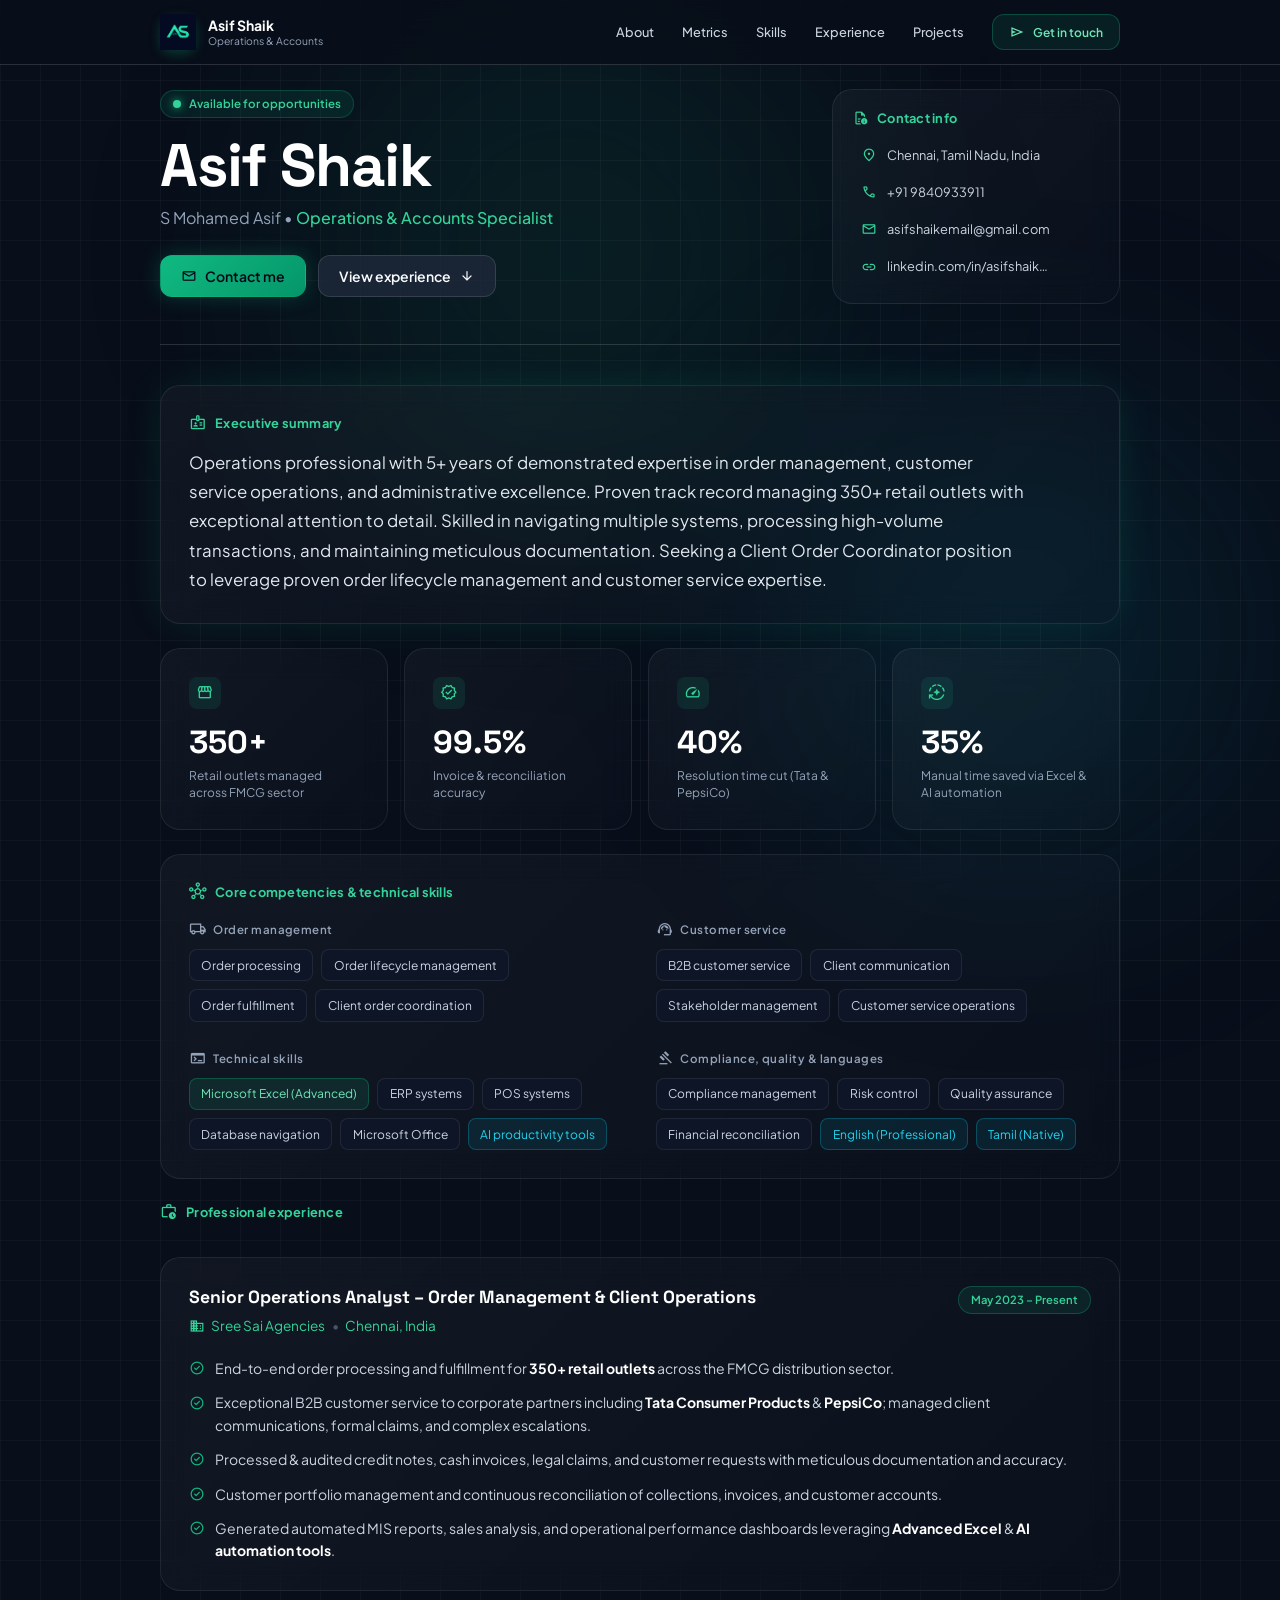
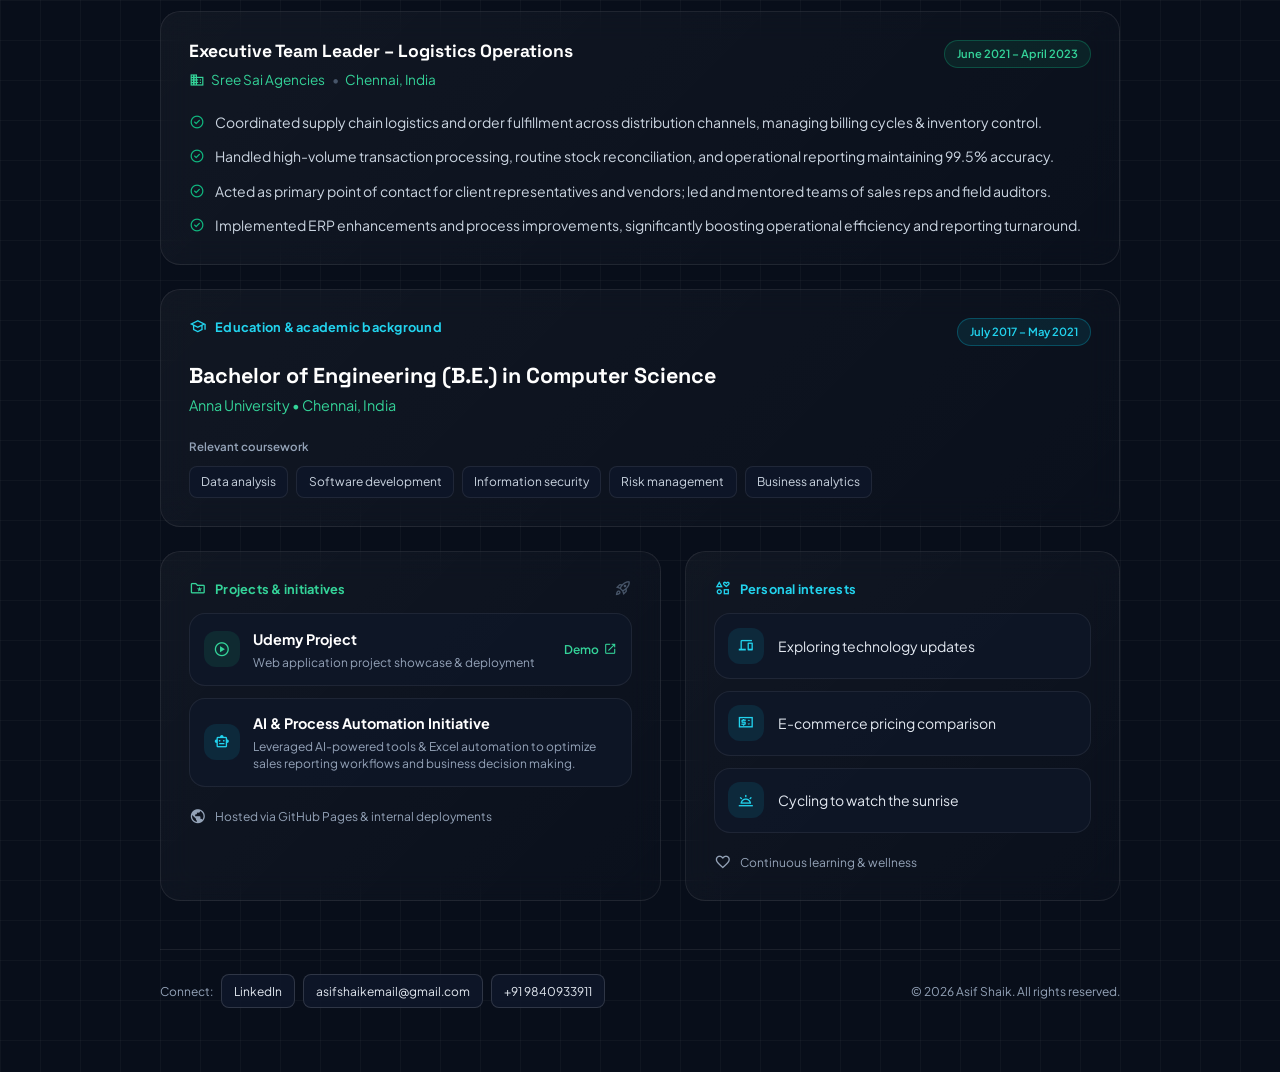
<file: index.html>
<!DOCTYPE html>
<html lang="en">
<head>
  <meta charset="utf-8">
  <meta name="viewport" content="width=device-width, initial-scale=1">
  <title>S Mohamed Asif (Asif Shaik) | Operations &amp; Accounts Specialist</title>
  <meta name="description" content="Operations professional with 5+ years of order management and customer service experience.">

  <link rel="preconnect" href="https://fonts.googleapis.com">
  <link rel="preconnect" href="https://fonts.gstatic.com" crossorigin>
  <link href="https://fonts.googleapis.com/css2?family=Plus+Jakarta+Sans:wght@400;500;600;700;800&family=Space+Grotesk:wght@500;600;700&display=swap" rel="stylesheet">
  <link href="https://fonts.googleapis.com/css2?family=Material+Symbols+Outlined:wght,FILL@100..700,0..1&display=swap" rel="stylesheet">
  <link rel="stylesheet" href="style.css">
</head>
<body>
  <a class="skip-link" href="#main">Skip to content</a>
  <div class="glow glow--emerald" aria-hidden="true"></div>
  <div class="glow glow--cyan" aria-hidden="true"></div>

  <!-- NAVBAR -->
  <nav class="navbar" aria-label="Main">
    <div class="navbar__inner container">
      <a class="brand" href="#top">
        <span class="brand__logo"><img src="AS.jpg" width: 80px;
  height: auto;
  object-fit: contain;></span>
        <span class="brand__text">
          <strong>Asif Shaik</strong>
          <small>Operations &amp; Accounts</small>
        </span>
      </a>

      <ul class="nav-links" id="nav-links">
        <li><a href="#about">About</a></li>
        <li><a href="#metrics">Metrics</a></li>
        <li><a href="#skills">Skills</a></li>
        <li><a href="#experience">Experience</a></li>
        <li><a href="#projects">Projects</a></li>
        <li class="nav-links__cta">
          <a class="btn btn--outline" href="contact.html">
            <span class="material-symbols-outlined" aria-hidden="true">send</span>Get in touch
          </a>
        </li>
      </ul>

      <button class="nav-toggle" id="nav-toggle" aria-expanded="false" aria-controls="nav-links" aria-label="Open menu">
        <span class="nav-toggle__bar"></span>
        <span class="nav-toggle__bar"></span>
        <span class="nav-toggle__bar"></span>
      </button>
    </div>
  </nav>

  <div class="container page" id="top">

    <!-- HERO -->
    <header class="hero">
      <div class="hero__main">
        <span class="status-pill"><span class="status-pill__dot"></span>Available for opportunities</span>
        <h1>Asif Shaik</h1>
        <p class="hero__sub">S Mohamed Asif &bull; <span>Operations &amp; Accounts Specialist</span></p>
        <div class="hero__actions">
          <a class="btn btn--primary" href="contact.html">
            <span class="material-symbols-outlined" aria-hidden="true">mail</span>Contact me
          </a>
          <a class="btn btn--secondary" href="#experience">
            View experience
            <span class="material-symbols-outlined" aria-hidden="true">arrow_downward</span>
          </a>
        </div>
      </div>

      <aside class="contact-card" aria-label="Contact information">
        <h2 class="card-title"><span class="material-symbols-outlined" aria-hidden="true">quick_reference</span>Contact info</h2>
        <ul>
          <li><span class="material-symbols-outlined" aria-hidden="true">location_on</span>Chennai, Tamil Nadu, India</li>
          <li><a href="tel:+919840933911"><span class="material-symbols-outlined" aria-hidden="true">call</span>+91 9840933911</a></li>
          <li><a href="mailto:asifshaikemail@gmail.com"><span class="material-symbols-outlined" aria-hidden="true">mail</span>asifshaikemail@gmail.com</a></li>
          <li><a href="https://www.linkedin.com/in/asif-shaik-4142a816b" target="_blank" rel="noopener noreferrer"><span class="material-symbols-outlined" aria-hidden="true">link</span>linkedin.com/in/asifshaik…</a></li>
        </ul>
      </aside>
    </header>

    <main id="main">

      <!-- SUMMARY -->
      <section class="card card--glow" id="about">
        <h2 class="card-title"><span class="material-symbols-outlined" aria-hidden="true">badge</span>Executive summary</h2>
        <p class="summary">
          Operations professional with 5+ years of demonstrated expertise in order management, customer service
          operations, and administrative excellence. Proven track record managing 350+ retail outlets with
          exceptional attention to detail. Skilled in navigating multiple systems, processing high-volume
          transactions, and maintaining meticulous documentation. Seeking a Client Order Coordinator position to
          leverage proven order lifecycle management and customer service expertise.
        </p>
      </section>

      <!-- METRICS -->
      <section class="metrics" id="metrics" aria-label="Key metrics">
        <a class="card metric" href="#experience">
          <span class="metric__icon"><span class="material-symbols-outlined" aria-hidden="true">storefront</span></span>
          <strong>350+</strong>
          <span>Retail outlets managed across FMCG sector</span>
        </a>
        <a class="card metric" href="#experience">
          <span class="metric__icon"><span class="material-symbols-outlined" aria-hidden="true">verified</span></span>
          <strong>99.5%</strong>
          <span>Invoice &amp; reconciliation accuracy</span>
        </a>
        <a class="card metric" href="#experience">
          <span class="metric__icon"><span class="material-symbols-outlined" aria-hidden="true">speed</span></span>
          <strong>40%</strong>
          <span>Resolution time cut (Tata &amp; PepsiCo)</span>
        </a>
        <a class="card metric" href="#experience">
          <span class="metric__icon"><span class="material-symbols-outlined" aria-hidden="true">auto_mode</span></span>
          <strong>35%</strong>
          <span>Manual time saved via Excel &amp; AI automation</span>
        </a>
      </section>

      <!-- SKILLS -->
      <section class="card" id="skills">
        <h2 class="card-title"><span class="material-symbols-outlined" aria-hidden="true">hub</span>Core competencies &amp; technical skills</h2>
        <div class="skills">
          <div class="skill-group">
            <h3><span class="material-symbols-outlined" aria-hidden="true">local_shipping</span>Order management</h3>
            <ul class="chips">
              <li tabindex="0">Order processing</li>
              <li tabindex="0">Order lifecycle management</li>
              <li tabindex="0">Order fulfillment</li>
              <li tabindex="0">Client order coordination</li>
            </ul>
          </div>
          <div class="skill-group">
            <h3><span class="material-symbols-outlined" aria-hidden="true">support_agent</span>Customer service</h3>
            <ul class="chips">
              <li tabindex="0">B2B customer service</li>
              <li tabindex="0">Client communication</li>
              <li tabindex="0">Stakeholder management</li>
              <li tabindex="0">Customer service operations</li>
            </ul>
          </div>
          <div class="skill-group">
            <h3><span class="material-symbols-outlined" aria-hidden="true">terminal</span>Technical skills</h3>
            <ul class="chips">
              <li class="chip--emerald" tabindex="0">Microsoft Excel (Advanced)</li>
              <li tabindex="0">ERP systems</li>
              <li tabindex="0">POS systems</li>
              <li tabindex="0">Database navigation</li>
              <li tabindex="0">Microsoft Office</li>
              <li class="chip--cyan" tabindex="0">AI productivity tools</li>
            </ul>
          </div>
          <div class="skill-group">
            <h3><span class="material-symbols-outlined" aria-hidden="true">gavel</span>Compliance, quality &amp; languages</h3>
            <ul class="chips">
              <li tabindex="0">Compliance management</li>
              <li tabindex="0">Risk control</li>
              <li tabindex="0">Quality assurance</li>
              <li tabindex="0">Financial reconciliation</li>
              <li class="chip--cyan" tabindex="0">English (Professional)</li>
              <li class="chip--cyan" tabindex="0">Tamil (Native)</li>
            </ul>
          </div>
        </div>
      </section>

      <!-- EXPERIENCE -->
      <section id="experience" class="stack">
        <h2 class="section-title"><span class="material-symbols-outlined" aria-hidden="true">work_history</span>Professional experience</h2>

        <article class="card job">
          <div class="job__head">
            <div>
              <h3>Senior Operations Analyst – Order Management &amp; Client Operations</h3>
              <p class="job__org"><span class="material-symbols-outlined" aria-hidden="true">business</span>Sree Sai Agencies <i>&bull;</i> Chennai, India</p>
            </div>
            <span class="date-pill">May 2023 – Present</span>
          </div>
          <ul class="ticks">
            <li><span class="material-symbols-outlined" aria-hidden="true">check_circle</span><span>End-to-end order processing and fulfillment for <strong>350+ retail outlets</strong> across the FMCG distribution sector.</span></li>
            <li><span class="material-symbols-outlined" aria-hidden="true">check_circle</span><span>Exceptional B2B customer service to corporate partners including <strong>Tata Consumer Products</strong> &amp; <strong>PepsiCo</strong>; managed client communications, formal claims, and complex escalations.</span></li>
            <li><span class="material-symbols-outlined" aria-hidden="true">check_circle</span><span>Processed &amp; audited credit notes, cash invoices, legal claims, and customer requests with meticulous documentation and accuracy.</span></li>
            <li><span class="material-symbols-outlined" aria-hidden="true">check_circle</span><span>Customer portfolio management and continuous reconciliation of collections, invoices, and customer accounts.</span></li>
            <li><span class="material-symbols-outlined" aria-hidden="true">check_circle</span><span>Generated automated MIS reports, sales analysis, and operational performance dashboards leveraging <strong>Advanced Excel</strong> &amp; <strong>AI automation tools</strong>.</span></li>
          </ul>
        </article>

        <article class="card job">
          <div class="job__head">
            <div>
              <h3>Executive Team Leader – Logistics Operations</h3>
              <p class="job__org"><span class="material-symbols-outlined" aria-hidden="true">business</span>Sree Sai Agencies <i>&bull;</i> Chennai, India</p>
            </div>
            <span class="date-pill">June 2021 – April 2023</span>
          </div>
          <ul class="ticks">
            <li><span class="material-symbols-outlined" aria-hidden="true">check_circle</span><span>Coordinated supply chain logistics and order fulfillment across distribution channels, managing billing cycles &amp; inventory control.</span></li>
            <li><span class="material-symbols-outlined" aria-hidden="true">check_circle</span><span>Handled high-volume transaction processing, routine stock reconciliation, and operational reporting maintaining 99.5% accuracy.</span></li>
            <li><span class="material-symbols-outlined" aria-hidden="true">check_circle</span><span>Acted as primary point of contact for client representatives and vendors; led and mentored teams of sales reps and field auditors.</span></li>
            <li><span class="material-symbols-outlined" aria-hidden="true">check_circle</span><span>Implemented ERP enhancements and process improvements, significantly boosting operational efficiency and reporting turnaround.</span></li>
          </ul>
        </article>
      </section>

      <!-- EDUCATION -->
      <section class="card">
        <div class="job__head">
          <h2 class="card-title card-title--cyan"><span class="material-symbols-outlined" aria-hidden="true">school</span>Education &amp; academic background</h2>
          <span class="date-pill date-pill--cyan">July 2017 – May 2021</span>
        </div>
        <h3 class="edu__degree">Bachelor of Engineering (B.E.) in Computer Science</h3>
        <p class="edu__school">Anna University &bull; Chennai, India</p>
        <p class="label">Relevant coursework</p>
        <ul class="chips">
          <li tabindex="0">Data analysis</li>
          <li tabindex="0">Software development</li>
          <li tabindex="0">Information security</li>
          <li tabindex="0">Risk management</li>
          <li tabindex="0">Business analytics</li>
        </ul>
      </section>

      <!-- PROJECTS + INTERESTS -->
      <div class="split" id="projects">
        <section class="card">
          <div class="split__head">
            <h2 class="card-title"><span class="material-symbols-outlined" aria-hidden="true">folder_special</span>Projects &amp; initiatives</h2>
            <span class="material-symbols-outlined split__deco" aria-hidden="true">rocket_launch</span>
          </div>
          <a class="tile tile--link" href="https://asifsheik.github.io/Udemy-project/" target="_blank" rel="noopener noreferrer">
            <span class="tile__icon"><span class="material-symbols-outlined" aria-hidden="true">play_circle</span></span>
            <span class="tile__text"><strong>Udemy Project</strong><small>Web application project showcase &amp; deployment</small></span>
            <span class="tile__demo">Demo <span class="material-symbols-outlined" aria-hidden="true">open_in_new</span></span>
          </a>
          <div class="tile">
            <span class="tile__icon tile__icon--cyan"><span class="material-symbols-outlined" aria-hidden="true">smart_toy</span></span>
            <span class="tile__text"><strong>AI &amp; Process Automation Initiative</strong><small>Leveraged AI-powered tools &amp; Excel automation to optimize sales reporting workflows and business decision making.</small></span>
          </div>
          <p class="note"><span class="material-symbols-outlined" aria-hidden="true">public</span>Hosted via GitHub Pages &amp; internal deployments</p>
        </section>

        <section class="card">
          <h2 class="card-title card-title--cyan"><span class="material-symbols-outlined" aria-hidden="true">interests</span>Personal interests</h2>
          <ul class="interests">
            <li class="tile" tabindex="0"><span class="tile__icon tile__icon--cyan"><span class="material-symbols-outlined" aria-hidden="true">devices</span></span>Exploring technology updates</li>
            <li class="tile" tabindex="0"><span class="tile__icon tile__icon--cyan"><span class="material-symbols-outlined" aria-hidden="true">price_change</span></span>E-commerce pricing comparison</li>
            <li class="tile" tabindex="0"><span class="tile__icon tile__icon--cyan"><span class="material-symbols-outlined" aria-hidden="true">wb_twilight</span></span>Cycling to watch the sunrise</li>
          </ul>
          <p class="note"><span class="material-symbols-outlined" aria-hidden="true">favorite</span>Continuous learning &amp; wellness</p>
        </section>
      </div>
    </main>

    <!-- FOOTER -->
    <footer class="footer" id="contact">
      <div class="footer__links">
        <span>Connect:</span>
        <a class="chip-link" href="https://www.linkedin.com/in/asif-shaik-4142a816b" target="_blank" rel="noopener noreferrer">LinkedIn</a>
        <a class="chip-link" href="mailto:asifshaikemail@gmail.com">asifshaikemail@gmail.com</a>
        <a class="chip-link" href="tel:+919840933911">+91 9840933911</a>
      </div>
      <p>&copy; 2026 Asif Shaik. All rights reserved.</p>
    </footer>
  </div>

  <script>
    // Responsive navbar: toggle the mobile menu
    (function () {
      var toggle = document.getElementById('nav-toggle');
      var menu = document.getElementById('nav-links');

      function setOpen(open) {
        toggle.setAttribute('aria-expanded', String(open));
        toggle.setAttribute('aria-label', open ? 'Close menu' : 'Open menu');
        menu.classList.toggle('is-open', open);
      }

      toggle.addEventListener('click', function () {
        setOpen(toggle.getAttribute('aria-expanded') !== 'true');
      });
      menu.addEventListener('click', function (e) {
        if (e.target.closest('a')) setOpen(false);
      });
      document.addEventListener('keydown', function (e) {
        if (e.key === 'Escape') { setOpen(false); toggle.focus(); }
      });
      window.addEventListener('resize', function () {
        if (window.innerWidth > 767) setOpen(false);
      });
    })();
  </script>
</body>
</html>
</file>
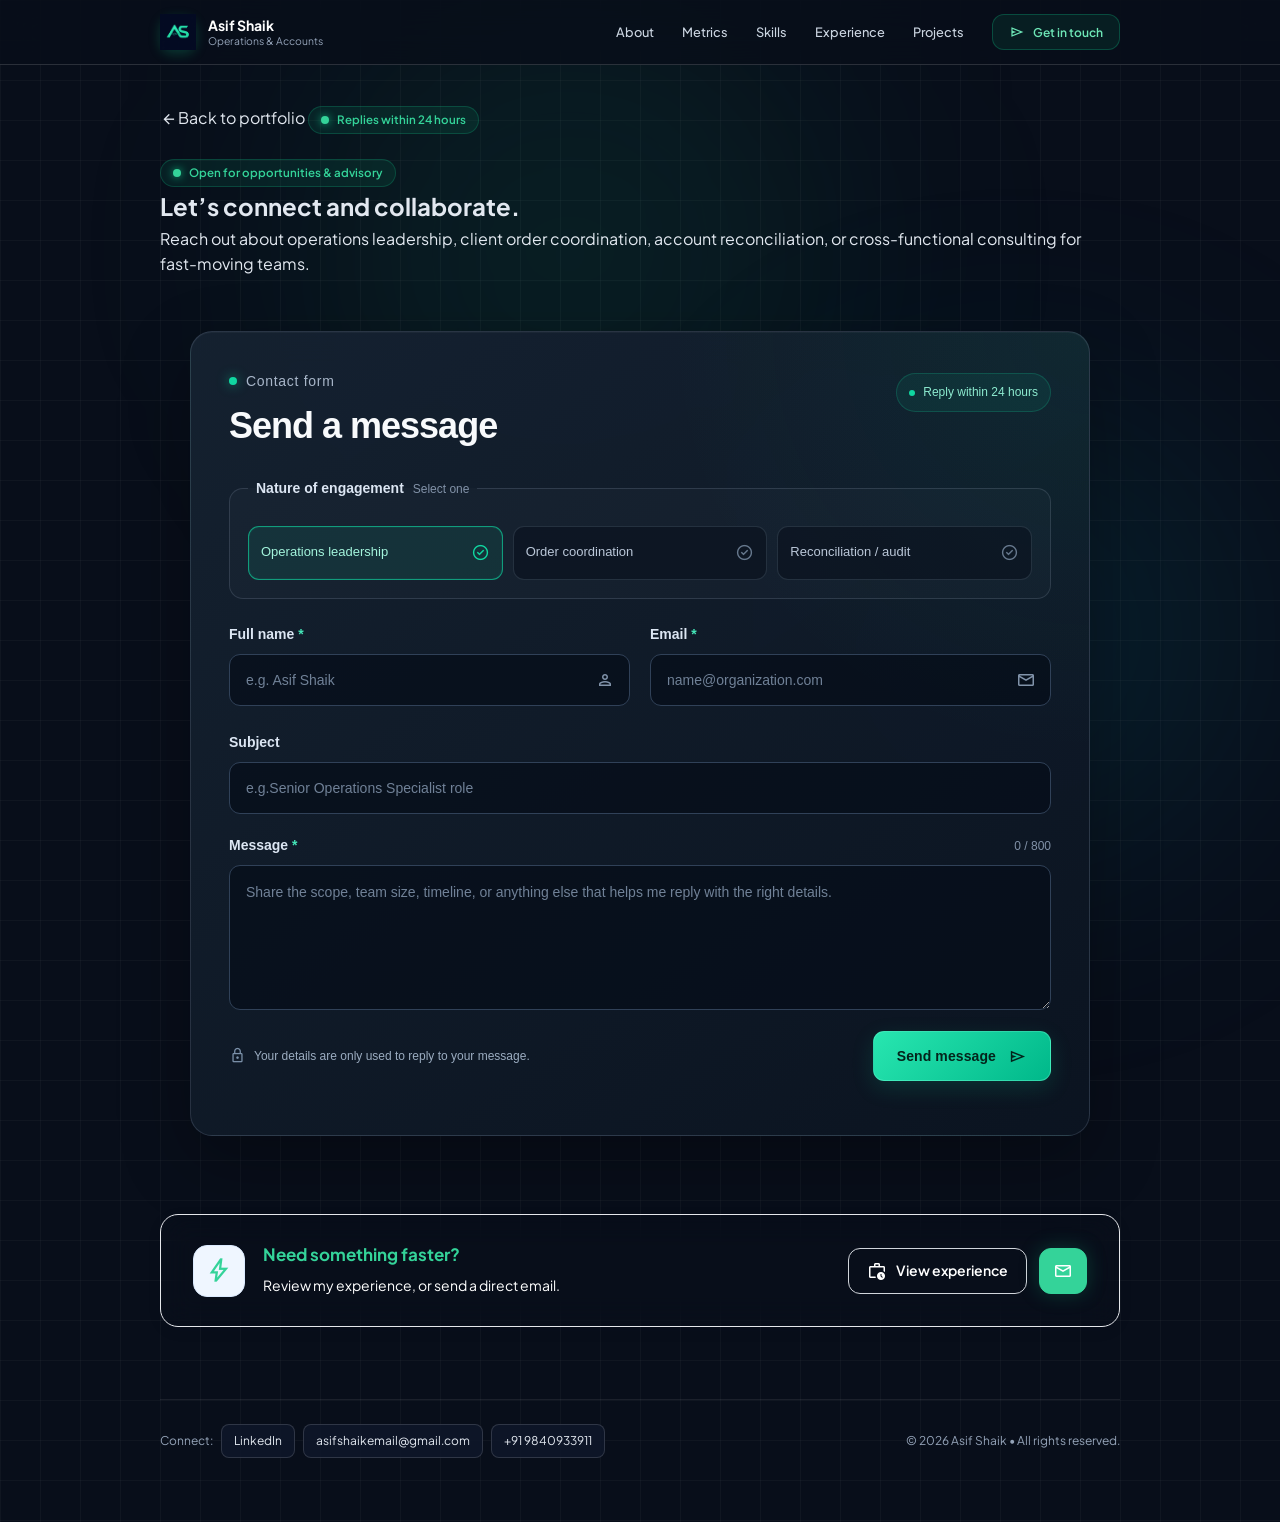
<file: contact.html>
<!DOCTYPE html>
<html lang="en">

<head>
  <meta charset="utf-8">
  <meta name="viewport" content="width=device-width, initial-scale=1">
  <title>Contact | Asif Shaik – Operations &amp; Accounts Specialist</title>
  <meta name="description"
    content="Get in touch with Asif Shaik for operations leadership, order coordination, or reconciliation work.">

  <link rel="preconnect" href="https://fonts.googleapis.com">
  <link rel="preconnect" href="https://fonts.gstatic.com" crossorigin>
  <link
    href="https://fonts.googleapis.com/css2?family=Plus+Jakarta+Sans:wght@400;500;600;700;800&family=Space+Grotesk:wght@500;600;700&display=swap"
    rel="stylesheet">
  <link href="https://fonts.googleapis.com/css2?family=Material+Symbols+Outlined:wght,FILL@100..700,0..1&display=swap"
    rel="stylesheet">
  <link rel="stylesheet" href="style.css">
  <escape>
    <link rel="stylesheet" href="contact_form.css">
  </escape>
  <link rel="stylesheet" href="quick_links.css" />
</head>

<body>
  <a class="skip-link" href="#main">Skip to content</a>
  <div class="glow glow--emerald" aria-hidden="true"></div>
  <div class="glow glow--cyan" aria-hidden="true"></div>

  <!-- NAVBAR -->
  <nav class="navbar" aria-label="Main">
    <div class="navbar__inner container">
      <a class="brand" href="index.html">
        <span class="brand__logo"><img src="AS.jpg" width: 80px;
  height: auto;
  object-fit: contain;></span>
        <span class="brand__text">
          <strong>Asif Shaik</strong>
          <small>Operations &amp; Accounts</small>
        </span>
      </a>

      <ul class="nav-links" id="nav-links">
        <li><a href="index.html#about">About</a></li>
        <li><a href="index.html#metrics">Metrics</a></li>
        <li><a href="index.html#skills">Skills</a></li>
        <li><a href="index.html#experience">Experience</a></li>
        <li><a href="index.html#projects">Projects</a></li>
        <li class="nav-links__cta">
          <a class="btn btn--outline is-current" href="contact.html" aria-current="page">
            <span class="material-symbols-outlined" aria-hidden="true">send</span>Get in touch
          </a>
        </li>
      </ul>

      <button class="nav-toggle" id="nav-toggle" aria-expanded="false" aria-controls="nav-links" aria-label="Open menu">
        <span class="nav-toggle__bar"></span>
        <span class="nav-toggle__bar"></span>
        <span class="nav-toggle__bar"></span>
      </button>
    </div>
  </nav>

  <div class="container page">
    <main id="main" class="contact">

      <!-- Back link -->
      <div class="contact__top">
        <a class="back-link" href="index.html">
          <span class="material-symbols-outlined" aria-hidden="true">arrow_back</span>Back to portfolio
        </a>
        <span class="status-pill"><span class="status-pill__dot"></span>Replies within 24 hours</span>
      </div>

      <!-- Heading -->
      <section class="contact__intro">
        <span class="status-pill"><span class="status-pill__dot"></span>Open for opportunities &amp; advisory</span>
        <h1>Let’s connect and collaborate.</h1>
        <p>
          Reach out about operations leadership, client order coordination, account reconciliation,
          or cross-functional consulting for fast-moving teams.
        </p>
      </section>

      <!-- Form card -->
      <section class="card form-card" aria-labelledby="form-title">
        <div class="form-card__head">
          <div>
            <p class="form-card__eyebrow"><span class="dot"></span>Contact form</p>
            <h2 id="form-title">Send a message</h2>
          </div>
          <span class="form-card__tag">Reply within 24 hours</span>
        </div>

        <form id="contactForm" novalidate>
          <!-- Nature of engagement -->
          <fieldset class="field field--choices">
            <legend class="field__label">Nature of engagement <span class="field__hint">Select one</span></legend>
            <div class="choices">
              <input type="radio" name="inquiry_type" id="inq-ops" value="Operations Leadership" checked>
              <label for="inq-ops"><span>Operations leadership</span><span class="material-symbols-outlined"
                  aria-hidden="true">check_circle</span></label>

              <input type="radio" name="inquiry_type" id="inq-orders" value="Order Coordination">
              <label for="inq-orders"><span>Order coordination</span><span class="material-symbols-outlined"
                  aria-hidden="true">check_circle</span></label>

              <input type="radio" name="inquiry_type" id="inq-accounts" value="Reconciliation / Audit">
              <label for="inq-accounts"><span>Reconciliation / audit</span><span class="material-symbols-outlined"
                  aria-hidden="true">check_circle</span></label>
            </div>
          </fieldset>

          <!-- Name + email -->
          <div class="field-row">
            <div class="field">
              <label class="field__label" for="fullName">Full name <span class="req" aria-hidden="true">*</span></label>
              <div class="input-wrap">
                <input id="fullName" name="fullName" type="text" placeholder="e.g. Asif Shaik" autocomplete="name"
                  required>
                <span class="material-symbols-outlined" aria-hidden="true">person</span>
              </div>
              <p class="field__error" id="err-fullName" role="alert"></p>
            </div>

            <div class="field">
              <label class="field__label" for="emailAddress">Email <span class="req" aria-hidden="true">*</span></label>
              <div class="input-wrap">
                <input id="emailAddress" name="emailAddress" type="email" placeholder="name@organization.com"
                  autocomplete="email" required>
                <span class="material-symbols-outlined" aria-hidden="true">mail</span>
              </div>
              <p class="field__error" id="err-emailAddress" role="alert"></p>
            </div>
          </div>

          <!-- Subject -->
          <div class="field">
            <label class="field__label" for="subjectInput">Subject</label>
            <div class="input-wrap">
              <input id="subjectInput" name="subjectInput" type="text"
                placeholder="e.g.Senior Operations Specialist role">
            </div>
          </div>

          <!-- Message -->
          <div class="field">
            <div class="field__label field__label--split">
              <label for="messageBody">Message <span class="req" aria-hidden="true">*</span></label>
              <span class="counter" id="charCounter" aria-live="off">0 / 800</span>
            </div>
            <div class="input-wrap">
              <textarea id="messageBody" name="messageBody" rows="5" maxlength="800"
                placeholder="Share the scope, team size, timeline, or anything else that helps me reply with the right details."
                required></textarea>
            </div>
            <p class="field__error" id="err-messageBody" role="alert"></p>
          </div>

          <!-- Honeypot: real visitors never see or fill this -->
          <div class="hp" aria-hidden="true">
            <label for="website">Leave this field empty</label>
            <input id="website" name="website" type="text" tabindex="-1" autocomplete="off">
          </div>

          <div class="form-actions">
            <p class="privacy"><span class="material-symbols-outlined" aria-hidden="true">lock</span>Your details are
              only used to reply to your message.</p>
            <button class="btn btn--primary btn--submit" id="submitBtn" type="submit">
              <span class="btn__label">Send message</span>
              <span class="material-symbols-outlined btn__icon" aria-hidden="true">send</span>
            </button>
          </div>

          <p class="form-status" id="formStatus" role="status" aria-live="polite"></p>
        </form>


      </section>

      <!-- Quick links -->
      <section class="card quick">
        <div class="quick__text">
          <span class="quick__logo"></span>
          <div>
            <strong>Need something faster?</strong>
            <p>Review my experience, or send a direct email.</p>
          </div>
        </div>
        <div class="quick__actions">
          <a class="btn btn--secondary" href="index.html#experience"><span class="material-symbols-outlined"
              aria-hidden="true">work_history</span>View experience</a>
          <a class="btn btn--primary" href="mailto:asifshaikemail@gmail.com?subject=Direct%20Inquiry"><span
              class="material-symbols-outlined" aria-hidden="true">mail</span></a>
        </div>
      </section>
    </main>

    <!-- FOOTER -->
    <footer class="footer">
      <div class="footer__links">
        <span>Connect:</span>
        <a class="chip-link" href="https://www.linkedin.com/in/asif-shaik-4142a816b" target="_blank"
          rel="noopener noreferrer">LinkedIn</a>
        <a class="chip-link" href="mailto:asifshaikemail@gmail.com">asifshaikemail@gmail.com</a>
        <a class="chip-link" href="tel:+919840933911">+91 9840933911</a>
      </div>
      <p>&copy; 2026 Asif Shaik &bull; All rights reserved.</p>
    </footer>
  </div>

  <!-- Success / error toast -->
  <div class="toast" id="toast" role="status" aria-live="polite" hidden>
    <span class="toast__icon"><span class="material-symbols-outlined" id="toastIcon"
        aria-hidden="true">check_circle</span></span>
    <div>
      <strong id="toastTitle">Message received</strong>
      <p id="toastText">Asif will reply within 24 hours.</p>
    </div>
  </div>

  <script src="script.js"></script>
  <script src="contact.js"></script>
</body>

</html>
</file>
<file: style.css>
/* ==========================================================
   Executive Analyst Portfolio – plain CSS
   Based on the Stitch design (dark slate, emerald + cyan glow)
   ========================================================== */

:root {
  --bg: #080e1a;
  --surface: #0f172a;
  --text: #e2e8f0;
  --text-strong: #ffffff;
  --muted: #94a3b8;
  --faint: #475569;

  --emerald: #10b981;
  --emerald-light: #34d399;
  --cyan: #06b6d4;
  --cyan-light: #22d3ee;

  --border: rgba(255, 255, 255, 0.08);
  --border-strong: rgba(255, 255, 255, 0.14);

  --font-body: "Plus Jakarta Sans", system-ui, sans-serif;
  --font-display: "Space Grotesk", "Plus Jakarta Sans", system-ui, sans-serif;

  --radius-sm: 0.5rem;
  --radius-md: 0.75rem;
  --radius-lg: 1rem;

  --ease: cubic-bezier(0.16, 1, 0.3, 1);
  --focus-ring: 0 0 0 3px rgba(6, 182, 212, 0.35);
  --nav-height: 64px;
}

/* ---------- Reset / base ---------- */
*, *::before, *::after { box-sizing: border-box; }

html {
  scroll-behavior: smooth;
  scroll-padding-top: calc(var(--nav-height) + 16px);
}

body {
  margin: 0;
  min-height: 100vh;
  overflow-x: hidden;
  background-color: var(--bg);
  background-image:
    linear-gradient(to right, rgba(255, 255, 255, 0.03) 1px, transparent 1px),
    linear-gradient(to bottom, rgba(255, 255, 255, 0.03) 1px, transparent 1px);
  background-size: 40px 40px;
  color: var(--text);
  font-family: var(--font-body);
  font-size: 1rem;
  line-height: 1.6;
  -webkit-font-smoothing: antialiased;
}

::selection { background: rgba(16, 185, 129, 0.3); color: #6ee7b7; }

h1, h2, h3, p, ul { margin: 0; padding: 0; }
ul { list-style: none; }
a { color: inherit; text-decoration: none; }
img { max-width: 100%; display: block; }

.material-symbols-outlined {
  font-size: 1.1rem;
  line-height: 1;
  vertical-align: middle;
  user-select: none;
}

.container {
  width: 100%;
  max-width: 64rem;
  margin-inline: auto;
   margin-top: 0 !important;
    padding-top: 0 !important;
  padding-inline: 1.25rem;
}

.page { padding-block: 2.5rem 3rem; }

/* ---------- Focus system ----------
   One shared rule: a smooth ring that fades in on keyboard focus. */
a, button, [tabindex="0"] {
  outline: 2px solid transparent;
  outline-offset: 3px;
  transition:
    outline-color 0.25s var(--ease),
    outline-offset 0.25s var(--ease),
    box-shadow 0.25s var(--ease),
    background-color 0.25s var(--ease),
    border-color 0.25s var(--ease),
    color 0.25s var(--ease),
    transform 0.25s var(--ease);
}

a:focus-visible,
button:focus-visible,
[tabindex="0"]:focus-visible {
  outline-color: var(--cyan);
  outline-offset: 4px;
  box-shadow: var(--focus-ring);
}

.skip-link {
  position: fixed;
  top: 0.75rem;
  left: 0.75rem;
  z-index: 100;
  padding: 0.6rem 1rem;
  border-radius: var(--radius-sm);
  background: var(--emerald);
  color: #022c22;
  font-weight: 700;
  transform: translateY(-200%);
}
.skip-link:focus { transform: translateY(0); }

/* ---------- Ambient glows ---------- */
.glow {
  position: fixed;
  z-index: -1;
  border-radius: 50%;
  filter: blur(128px);
  pointer-events: none;
}
.glow--emerald { top: 0; left: 25%; width: 500px; height: 500px; background: rgba(16, 185, 129, 0.1); }
.glow--cyan { bottom: 2.5rem; right: 2.5rem; width: 450px; height: 450px; background: rgba(6, 182, 212, 0.1); }

/* ==========================================================
   NAVBAR (responsive)
   ========================================================== */
.navbar {
  position: sticky;
  top: 0;
  z-index: 50;
  background: rgba(8, 14, 26, 0.8);
  -webkit-backdrop-filter: blur(20px);
  backdrop-filter: blur(20px);
  border-bottom: 1px solid var(--border-strong);
}

.navbar__inner {
  min-height: var(--nav-height);
  display: flex;
  align-items: center;
  justify-content: space-between;
  gap: 1rem;
}

.brand { display: flex; align-items: center; gap: 0.75rem; border-radius: var(--radius-md); }
.brand__logo {
  display: grid;
  place-items: center;
  width: 2.25rem;
  height: 2.25rem;
  border-radius: var(--radius-md);
  background: linear-gradient(135deg, var(--emerald), #14b8a6);
  color: #020617;
  font: 700 0.85rem var(--font-display);
  box-shadow: 0 4px 12px rgba(16, 185, 129, 0.25);
  transition: transform 0.3s var(--ease);
}
.brand__text { display: flex; flex-direction: column; line-height: 1.15; }
.brand__text strong { color: var(--text-strong); font-size: 0.875rem; transition: color 0.25s; }
.brand__text small { color: var(--muted); font-size: 0.65rem; margin-top: 2px; }
.brand:hover .brand__logo, .brand:focus-visible .brand__logo { transform: scale(1.08); }
.brand:hover strong, .brand:focus-visible strong { color: var(--emerald-light); }

/* Nav links: base = mobile dropdown panel */
.nav-links {
  position: absolute;
  top: 100%;
  left: 0;
  right: 0;
  display: flex;
  flex-direction: column;
  gap: 0.25rem;
  padding: 0.75rem 1.25rem 1.25rem;
  background: rgba(8, 14, 26, 0.97);
  border-bottom: 1px solid var(--border-strong);
  /* hidden state */
  opacity: 0;
  visibility: hidden;
  transform: translateY(-8px);
  transition: opacity 0.3s var(--ease), transform 0.3s var(--ease), visibility 0s linear 0.3s;
}
.nav-links.is-open {
  opacity: 1;
  visibility: visible;
  transform: translateY(0);
  transition-delay: 0s;
}

.nav-links a:not(.btn) {
  position: relative;
  display: block;
  padding: 0.75rem 0.5rem;
  border-radius: var(--radius-sm);
  color: #cbd5e1;
  font-size: 0.95rem;
  font-weight: 500;
}
.nav-links a:not(.btn):hover,
.nav-links a:not(.btn):focus-visible {
  color: var(--emerald-light);
  background: rgba(255, 255, 255, 0.04);
}
.nav-links__cta { margin-top: 0.5rem; }
.nav-links__cta .btn { width: 100%; }

/* Hamburger */
.nav-toggle {
  display: inline-flex;
  flex-direction: column;
  justify-content: center;
  align-items: center;
  gap: 5px;
  width: 2.75rem;
  height: 2.75rem;
  border: 1px solid var(--border-strong);
  border-radius: var(--radius-md);
  background: rgba(255, 255, 255, 0.03);
  cursor: pointer;
}
.nav-toggle:hover { border-color: rgba(16, 185, 129, 0.5); background: rgba(16, 185, 129, 0.08); }
.nav-toggle__bar {
  display: block;
  width: 1.25rem;
  height: 2px;
  border-radius: 2px;
  background: var(--text);
  transition: transform 0.3s var(--ease), opacity 0.2s;
}
.nav-toggle[aria-expanded="true"] .nav-toggle__bar:nth-child(1) { transform: translateY(7px) rotate(45deg); }
.nav-toggle[aria-expanded="true"] .nav-toggle__bar:nth-child(2) { opacity: 0; }
.nav-toggle[aria-expanded="true"] .nav-toggle__bar:nth-child(3) { transform: translateY(-7px) rotate(-45deg); }

/* Desktop navbar */
@media (min-width: 768px) {
  .nav-toggle { display: none; }

  .nav-links {
    position: static;
    flex-direction: row;
    align-items: center;
    gap: 0.25rem;
    padding: 0;
    background: none;
    border: 0;
    opacity: 1;
    visibility: visible;
    transform: none;
  }
  .nav-links a:not(.btn) { padding: 0.5rem 0.75rem; font-size: 0.8rem; }

  /* animated underline on hover/focus */
  .nav-links a:not(.btn)::after {
    content: "";
    position: absolute;
    left: 0.75rem;
    right: 0.75rem;
    bottom: 0.2rem;
    height: 2px;
    border-radius: 2px;
    background: var(--emerald);
    transform: scaleX(0);
    transform-origin: left;
    transition: transform 0.3s var(--ease);
  }
  .nav-links a:not(.btn):hover::after,
  .nav-links a:not(.btn):focus-visible::after { transform: scaleX(1); }

  .nav-links__cta { margin: 0 0 0 0.75rem; }
  .nav-links__cta .btn { width: auto; }
}

/* ==========================================================
   Buttons
   ========================================================== */
.btn {
  display: inline-flex;
  align-items: center;
  justify-content: center;
  gap: 0.5rem;
  padding: 0.7rem 1.25rem;
  border-radius: var(--radius-md);
  border: 1px solid transparent;
  font: 600 0.875rem var(--font-body);
  cursor: pointer;
}
.btn .material-symbols-outlined { font-size: 1rem; transition: transform 0.3s var(--ease); }

.btn--primary {
  background: linear-gradient(135deg, var(--emerald), #059669);
  color: #020617;
  box-shadow: 0 0 20px rgba(16, 185, 129, 0.25);
}
.btn--primary:hover, .btn--primary:focus-visible {
  filter: brightness(1.1);
  box-shadow: 0 0 32px rgba(16, 185, 129, 0.45);
  transform: translateY(-2px);
}

.btn--secondary {
  background: rgba(30, 41, 59, 0.8);
  border-color: rgba(255, 255, 255, 0.12);
  color: #f8fafc;
}
.btn--secondary:hover, .btn--secondary:focus-visible {
  border-color: rgba(6, 182, 212, 0.5);
  color: var(--cyan-light);
  transform: translateY(-2px);
}
.btn--secondary:hover .material-symbols-outlined { transform: translateY(3px); }

.btn--outline {
  padding: 0.55rem 1rem;
  background: rgba(16, 185, 129, 0.1);
  border-color: rgba(16, 185, 129, 0.3);
  color: #6ee7b7;
  font-size: 0.75rem;
}
.btn--outline:hover, .btn--outline:focus-visible { background: var(--emerald); color: #020617; }
.btn--outline:hover .material-symbols-outlined { transform: translateX(2px) rotate(-12deg); }

/* ==========================================================
   Hero
   ========================================================== */
.hero {
  display: grid;
  gap: 2rem;
  margin-top: 1.5rem;
  padding-bottom: 2.5rem;
  border-bottom: 1px solid var(--border-strong);
}

.status-pill {
  display: inline-flex;
  align-items: center;
  gap: 0.5rem;
  padding: 0.25rem 0.75rem;
  border-radius: 999px;
  background: rgba(16, 185, 129, 0.1);
  border: 1px solid rgba(16, 185, 129, 0.25);
  color: var(--emerald-light);
  font-size: 0.72rem;
  font-weight: 600;
}
.status-pill__dot {
  width: 8px;
  height: 8px;
  border-radius: 50%;
  background: var(--emerald-light);
  box-shadow: 0 0 8px var(--emerald);
  animation: pulse 2s ease-in-out infinite;
}
@keyframes pulse { 50% { opacity: 0.35; transform: scale(0.8); } }

.hero h1 {
  margin-top: 1rem;
  font: 700 clamp(2.5rem, 8vw, 3.75rem) / 1.05 var(--font-display);
  letter-spacing: -0.02em;
  color: var(--text-strong);
}
.hero__sub { margin-top: 0.5rem; color: var(--muted); }
.hero__sub span { color: var(--emerald-light); font-weight: 500; }
.hero__actions { display: flex; flex-wrap: wrap; gap: 0.75rem; margin-top: 1.5rem; }

/* ==========================================================
   Cards
   ========================================================== */
.card, .contact-card {
  background: linear-gradient(135deg, rgba(255, 255, 255, 0.04), rgba(255, 255, 255, 0.01));
  -webkit-backdrop-filter: blur(16px);
  backdrop-filter: blur(16px);
  border: 1px solid var(--border);
  border-radius: 1.25rem;
  padding: 1.5rem;
  transition: border-color 0.3s var(--ease), box-shadow 0.3s var(--ease), transform 0.3s var(--ease);
}
.card:hover, .card:focus-within, .contact-card:hover, .contact-card:focus-within {
  border-color: rgba(16, 185, 129, 0.35);
  box-shadow: 0 10px 30px -10px rgba(16, 185, 129, 0.18);
}
.card--glow { box-shadow: 0 0 45px -10px rgba(16, 185, 129, 0.2); }

.card-title, .section-title {
  display: flex;
  align-items: center;
  gap: 0.5rem;
  color: var(--emerald-light);
  font: 700 0.8rem var(--font-body);
  letter-spacing: 0.02em;
}
.card-title--cyan { color: var(--cyan-light); }
.section-title { margin-bottom: 1rem; }

.contact-card { padding: 1.25rem; }
.contact-card ul { display: grid; gap: 0.25rem; margin-top: 0.75rem; }
.contact-card li { display: flex; align-items: center; gap: 0.6rem; font-size: 0.8rem; color: #cbd5e1; padding: 0.4rem 0.5rem; }
.contact-card li a { display: flex; align-items: center; gap: 0.6rem; width: 100%; margin: -0.4rem -0.5rem; padding: 0.4rem 0.5rem; border-radius: var(--radius-sm); }
.contact-card li a:hover, .contact-card li a:focus-visible { background: rgba(255, 255, 255, 0.05); color: var(--emerald-light); }
.contact-card .material-symbols-outlined { color: var(--emerald-light); font-size: 1rem; }

main { display: grid; gap: 1.5rem; margin-top: 2.5rem; }
.stack { display: grid; gap: 1.25rem; }

.summary { margin-top: 1rem; max-width: 70ch; font-size: 1.05rem; line-height: 1.75; color: #e2e8f0; }

/* ---------- Metrics ---------- */
.metrics { display: grid; grid-template-columns: repeat(2, 1fr); gap: 1rem; }
.metric { display: flex; flex-direction: column; gap: 0.35rem; padding: 1.1rem; }
.metric:hover, .metric:focus-visible { transform: translateY(-3px); border-color: rgba(16, 185, 129, 0.45); }
.metric__icon {
  display: grid;
  place-items: center;
  width: 2rem;
  height: 2rem;
  margin-bottom: 0.5rem;
  border-radius: var(--radius-sm);
  background: rgba(16, 185, 129, 0.12);
  color: var(--emerald-light);
}
.metric strong { font: 700 clamp(1.6rem, 5vw, 2rem) var(--font-display); color: var(--text-strong); }
.metric > span:last-child { color: var(--muted); font-size: 0.75rem; line-height: 1.4; }

/* ---------- Skills + chips ---------- */
.skills { display: grid; gap: 1.5rem; margin-top: 1.25rem; }
.skill-group h3 { display: flex; align-items: center; gap: 0.4rem; margin-bottom: 0.65rem; color: var(--muted); font: 600 0.72rem var(--font-body); letter-spacing: 0.04em; }

.chips { display: flex; flex-wrap: wrap; gap: 0.5rem; }
.chips li {
  padding: 0.35rem 0.7rem;
  border-radius: var(--radius-sm);
  background: rgba(15, 23, 42, 0.9);
  border: 1px solid rgba(255, 255, 255, 0.08);
  color: #cbd5e1;
  font-size: 0.75rem;
  cursor: default;
}
.chips li:hover, .chips li:focus-visible {
  transform: translateY(-2px);
  border-color: rgba(6, 182, 212, 0.5);
  color: var(--cyan-light);
}
.chips .chip--emerald { background: rgba(16, 185, 129, 0.12); border-color: rgba(16, 185, 129, 0.3); color: #6ee7b7; }
.chips .chip--cyan { background: rgba(6, 182, 212, 0.1); border-color: rgba(6, 182, 212, 0.3); color: var(--cyan-light); }

/* ---------- Experience ---------- */
.job__head { display: flex; flex-direction: column; align-items: flex-start; gap: 0.75rem; }
.job h3 { color: var(--text-strong); font: 700 1.1rem / 1.35 var(--font-display); }
.job__org { display: flex; flex-wrap: wrap; align-items: center; gap: 0.4rem; margin-top: 0.35rem; color: var(--emerald-light); font-size: 0.85rem; }
.job__org i { color: var(--faint); font-style: normal; }
.job__org .material-symbols-outlined { font-size: 1rem; }

.date-pill {
  flex-shrink: 0;
  padding: 0.25rem 0.75rem;
  border-radius: 999px;
  background: rgba(16, 185, 129, 0.1);
  border: 1px solid rgba(16, 185, 129, 0.3);
  color: var(--emerald-light);
  font-size: 0.7rem;
  font-weight: 600;
}
.date-pill--cyan { background: rgba(6, 182, 212, 0.1); border-color: rgba(6, 182, 212, 0.3); color: var(--cyan-light); }

.ticks { display: grid; gap: 0.75rem; margin-top: 1.25rem; }
.ticks li { display: flex; gap: 0.65rem; font-size: 0.875rem; color: #cbd5e1; line-height: 1.6; }
.ticks .material-symbols-outlined { margin-top: 0.2rem; color: var(--emerald); font-size: 1rem; flex-shrink: 0; }
.ticks strong { color: var(--text-strong); }

/* ---------- Education ---------- */
.edu__degree { margin-top: 1rem; color: var(--text-strong); font: 700 1.35rem / 1.3 var(--font-display); }
.edu__school { margin-top: 0.25rem; color: var(--emerald-light); font-size: 0.9rem; }
.label { margin: 1.25rem 0 0.6rem; color: var(--muted); font-size: 0.72rem; font-weight: 600; }

/* ---------- Projects + interests ---------- */
.split { display: grid; gap: 1.5rem; }
.split__head { display: flex; align-items: center; justify-content: space-between; margin-bottom: 1rem; }
.split__deco { color: var(--faint); }

.tile {
  display: flex;
  align-items: center;
  gap: 0.85rem;
  margin-top: 0.75rem;
  padding: 0.85rem;
  border-radius: var(--radius-lg);
  background: rgba(15, 23, 42, 0.7);
  border: 1px solid rgba(255, 255, 255, 0.07);
  font-size: 0.875rem;
  color: #e2e8f0;
}
.tile:hover, .tile:focus-visible, a.tile:focus-visible { border-color: rgba(6, 182, 212, 0.45); transform: translateX(3px); }
.tile--link:hover .tile__demo, .tile--link:focus-visible .tile__demo { color: var(--cyan-light); }

.tile__icon {
  display: grid;
  place-items: center;
  flex-shrink: 0;
  width: 2.25rem;
  height: 2.25rem;
  border-radius: var(--radius-md);
  background: rgba(16, 185, 129, 0.12);
  color: var(--emerald-light);
}
.tile__icon--cyan { background: rgba(6, 182, 212, 0.12); color: var(--cyan-light); }
.tile__text { display: flex; flex-direction: column; gap: 0.15rem; flex: 1; min-width: 0; }
.tile__text strong { color: var(--text-strong); font-size: 0.9rem; }
.tile__text small { color: var(--muted); font-size: 0.75rem; line-height: 1.45; }
.tile__demo { display: inline-flex; align-items: center; gap: 0.25rem; color: var(--emerald-light); font-size: 0.75rem; font-weight: 600; transition: color 0.25s; }
.tile__demo .material-symbols-outlined { font-size: 0.9rem; }

.interests { display: grid; margin-top: 0.25rem; }
.note { display: flex; align-items: center; gap: 0.5rem; margin-top: 1.25rem; color: var(--muted); font-size: 0.75rem; }

/* ---------- Footer ---------- */
.footer { display: grid; gap: 1rem; margin-top: 3rem; padding-top: 1.5rem; border-top: 1px solid var(--border); color: var(--muted); font-size: 0.75rem; }
.footer__links { display: flex; flex-wrap: wrap; align-items: center; gap: 0.5rem; }
.chip-link {
  padding: 0.4rem 0.75rem;
  border-radius: var(--radius-sm);
  background: rgba(15, 23, 42, 0.9);
  border: 1px solid var(--border-strong);
  color: #e2e8f0;
}
.chip-link:hover, .chip-link:focus-visible { border-color: rgba(16, 185, 129, 0.5); color: var(--emerald-light); transform: translateY(-2px); }

/* ==========================================================
   Responsive breakpoints
   ========================================================== */
@media (min-width: 640px) {
  .container { padding-inline: 2rem; }
  .job__head { flex-direction: row; justify-content: space-between; align-items: flex-start; }
  .skills { grid-template-columns: 1fr 1fr; gap: 1.75rem 2rem; }
  .footer { grid-template-columns: 1fr auto; align-items: center; }
  .footer p { text-align: right; max-width: 32ch; }
}

@media (min-width: 768px) {
  .page { padding-block: 4rem; }
  .hero { grid-template-columns: 1fr minmax(15rem, 18rem); align-items: start; }
  .metrics { grid-template-columns: repeat(4, 1fr); }
  .card { padding: 1.75rem; }
}

@media (min-width: 900px) {
  .split { grid-template-columns: 1.15fr 1fr; }
}

/* ---------- Reduced motion ---------- */
@media (prefers-reduced-motion: reduce) {
  html { scroll-behavior: auto; }
  *, *::before, *::after {
    animation-duration: 0.01ms !important;
    animation-iteration-count: 1 !important;
    transition-duration: 0.01ms !important;
  }
}
</file>
<file: contact_form.css>
/* =========================================
   CONTACT FORM — PREMIUM DARK GLASS DESIGN
   HTML remains unchanged
   ========================================= */

.form-card {
    --accent: #10d6a0;
    --accent-dark: #00a980;
    --text-primary: #f1f5fb;
    --text-secondary: #a8b6c9;
    --border-color: rgba(157, 177, 202, 0.19);

    position: relative;
    width: 100%;
    max-width: 900px;
    margin: 30px auto;
    padding: clamp(22px, 4vw, 38px);

    color: var(--text-primary);
    background:
        radial-gradient(
            circle at 100% 0%,
            rgba(16, 214, 160, 0.07),
            transparent 35%
        ),
        linear-gradient(
            145deg,
            rgba(21, 34, 49, 0.97),
            rgba(11, 20, 33, 0.98)
        );

    border: 1px solid var(--border-color);
    border-radius: 22px;

    box-shadow:
        0 25px 70px rgba(0, 0, 0, 0.30),
        inset 0 1px 0 rgba(255, 255, 255, 0.035);

    overflow: hidden;
    box-sizing: border-box;
    font-family: "Inter", "Segoe UI", sans-serif;
}

.form-card *,
.form-card *::before,
.form-card *::after {
    box-sizing: border-box;
}

/* =========================================
   HEADER
   ========================================= */


.form-card__head {
    display: flex;
    align-items: flex-start;
    justify-content: space-between;
    gap: 18px;
    margin-bottom: 30px;
}

.form-card__eyebrow {
    display: flex;
    align-items: center;
    gap: 9px;
    margin: 0 0 12px;

    color: var(--text-secondary);
    font-size: 14px;
    font-weight: 500;
    letter-spacing: 0.7px;
}

.form-card__eyebrow .dot {
    width: 8px;
    height: 8px;
    flex-shrink: 0;
    background: var(--accent);
    border-radius: 50%;
    box-shadow: 0 0 12px rgba(16, 214, 160, 0.65);
}

.form-card__head h2 {
    margin: 0;
    color: #f8fafc;
    font-size: clamp(27px, 4vw, 36px);
    font-weight: 700;
    line-height: 1.2;
    letter-spacing: -1px;
}

.form-card__tag {
    display: inline-flex;
    align-items: center;
    gap: 8px;
    flex-shrink: 0;

    padding: 9px 12px;
    margin-top: 3px;

    color: #8debd0;
    background: rgba(16, 214, 160, 0.075);
    border: 1px solid rgba(16, 214, 160, 0.20);
    border-radius: 30px;

    font-size: 12px;
    font-weight: 500;
}

.form-card__tag::before {
    content: "";
    width: 6px;
    height: 6px;
    background: var(--accent);
    border-radius: 50%;
}

/* =========================================
   FIELD LAYOUT
   ========================================= */

#contactForm {
    width: 100%;
    margin: 0;
}

#contactForm .field {
    min-width: 0;
    margin: 0 0 21px;
}

#contactForm .field-row {
    display: grid;
    grid-template-columns: repeat(2, minmax(0, 1fr));
    gap: 20px;
}

#contactForm .field__label {
    display: block;
    margin: 0 0 9px;

    color: #dce6f3;
    font-size: 14px;
    font-weight: 600;
    line-height: 1.5;
}

#contactForm .field__hint {
    margin-left: 5px;
    color: #8292a8;
    font-size: 12px;
    font-weight: 400;
}

#contactForm .req {
    color: #45e6b8;
}

#contactForm .field__label--split {
    display: flex;
    align-items: center;
    justify-content: space-between;
    gap: 12px;
}

#contactForm .field__label--split label {
    color: #dce6f3;
    font-size: 14px;
    font-weight: 600;
}

/* =========================================
   ENGAGEMENT CHOICES
   ========================================= */

#contactForm .field--choices {
    padding: 18px;
    margin-bottom: 25px;

    border: 1px solid var(--border-color);
    border-radius: 14px;
    background: rgba(255, 255, 255, 0.018);
}

#contactForm .field--choices legend {
    padding: 0 8px;
}

#contactForm .choices {
    display: grid;
    grid-template-columns: repeat(3, minmax(0, 1fr));
    gap: 10px;
}

/* Hide native radio controls visually but keep them accessible */
#contactForm .choices input[type="radio"] {
    position: absolute;
    width: 1px;
    height: 1px;
    margin: -1px;
    overflow: hidden;
    clip: rect(0, 0, 0, 0);
    white-space: nowrap;
    clip-path: inset(50%);
}

#contactForm .choices label {
    display: flex;
    align-items: center;
    justify-content: space-between;
    gap: 8px;

    min-width: 0;
    min-height: 54px;
    padding: 12px;

    color: #bac7d8;
    background: rgba(8, 16, 29, 0.55);
    border: 1px solid rgba(157, 177, 202, 0.17);
    border-radius: 11px;

    font-size: 13px;
    font-weight: 500;
    line-height: 1.45;
    cursor: pointer;

    transition:
        background 0.2s ease,
        border-color 0.2s ease,
        color 0.2s ease,
        transform 0.2s ease;
}

#contactForm .choices label:hover {
    color: #f3f8ff;
    border-color: rgba(16, 214, 160, 0.45);
    transform: translateY(-1px);
}

#contactForm .choices label .material-symbols-outlined {
    flex-shrink: 0;
    color: #66788d;
    font-size: 19px;
    transition: color 0.2s ease;
}

/* Selected radio card */
#contactForm .choices input[type="radio"]:checked + label {
    color: #a3f4dc;
    background: rgba(16, 214, 160, 0.09);
    border-color: rgba(16, 214, 160, 0.65);
    box-shadow: inset 0 0 0 1px rgba(16, 214, 160, 0.06);
}

#contactForm .choices input[type="radio"]:checked + label
.material-symbols-outlined {
    color: var(--accent);
}

/* Keyboard navigation */
#contactForm .choices input[type="radio"]:focus-visible + label {
    outline: 2px solid var(--accent);
    outline-offset: 3px;
}

/* =========================================
   INPUTS AND TEXTAREA
   ========================================= */

#contactForm .input-wrap {
    position: relative;
    width: 100%;
}

#contactForm .input-wrap input,
#contactForm .input-wrap textarea {
    display: block;
    width: 100%;
    min-width: 0;
    margin: 0;
    padding: 14px 16px;

    color: #f1f5f9;
    background: rgba(5, 13, 24, 0.68);
    border: 1px solid #304158;
    border-radius: 11px;
    outline: none;

    font-family: inherit;
    font-size: 14px;
    line-height: 1.6;

    transition:
        border-color 0.22s ease,
        background 0.22s ease,
        box-shadow 0.22s ease;
}

#contactForm .input-wrap input {
    min-height: 50px;
    padding-right: 45px;
}

#contactForm .input-wrap textarea {
    min-height: 145px;
    padding: 15px 16px;
    resize: vertical;
}

#contactForm .input-wrap input::placeholder,
#contactForm .input-wrap textarea::placeholder {
    color: #708197;
    opacity: 1;
}

/* Input focus */
#contactForm .input-wrap input:focus,
#contactForm .input-wrap textarea:focus {
    color: #ffffff;
    background: rgba(7, 20, 31, 0.95);
    border-color: var(--accent);

    box-shadow:
        0 0 0 3px rgba(16, 214, 160, 0.10),
        0 4px 16px rgba(0, 0, 0, 0.10);
}

/* Input icons */
#contactForm .input-wrap > .material-symbols-outlined {
    position: absolute;
    top: 50%;
    right: 15px;
    transform: translateY(-50%);

    color: #8193aa;
    font-size: 20px;
    pointer-events: none;
    transition: color 0.2s ease;
}

#contactForm .input-wrap:focus-within > .material-symbols-outlined {
    color: var(--accent);
}

/* =========================================
   CHARACTER COUNTER AND VALIDATION
   ========================================= */

#contactForm .counter {
    color: #8292a8;
    font-size: 12px;
    font-weight: 500;
    white-space: nowrap;
}

#contactForm .field__error {
    min-height: 0;
    margin: 5px 0 0;
    color: #ff9eaa;
    font-size: 12px;
}

#contactForm .field__error:not(:empty) {
    padding: 3px 0;
}

#contactForm .input-wrap input[aria-invalid="true"],
#contactForm .input-wrap textarea[aria-invalid="true"] {
    border-color: #fb7185;
    box-shadow: 0 0 0 3px rgba(251, 113, 133, 0.09);
}

/* =========================================
   HONEYPOT
   ========================================= */

#contactForm .hp {
    position: absolute !important;
    left: -10000px !important;
    width: 1px !important;
    height: 1px !important;
    overflow: hidden !important;
}

/* =========================================
   PRIVACY AND SUBMIT BUTTON
   ========================================= */

#contactForm .form-actions {
    display: flex;
    align-items: center;
    justify-content: space-between;
    flex-wrap: wrap;
    gap: 18px;
    margin-top: 8px;
}

#contactForm .privacy {
    display: flex;
    align-items: flex-start;
    gap: 8px;

    margin: 0;
    color: #9bacc0;
    font-size: 12px;
    line-height: 1.7;
}

#contactForm .privacy .material-symbols-outlined {
    flex-shrink: 0;
    margin-top: 1px;
    color: #7c92aa;
    font-size: 17px;
}

/* Primary button */
#contactForm .btn--submit {
    display: inline-flex;
    align-items: center;
    justify-content: center;
    gap: 12px;

    min-height: 50px;
    padding: 14px 23px;

    color: #04241b;
    background: linear-gradient(135deg, #28e6b0, #00b88a);
    border: 1px solid rgba(116, 255, 216, 0.35);
    border-radius: 11px;

    font-family: inherit;
    font-size: 14px;
    font-weight: 700;
    letter-spacing: 0.1px;

    cursor: pointer;
    box-shadow: 0 7px 22px rgba(0, 200, 145, 0.16);

    transition:
        transform 0.2s ease,
        box-shadow 0.2s ease,
        filter 0.2s ease;
}

#contactForm .btn--submit:hover {
    transform: translateY(-2px);
    filter: brightness(1.08);
    box-shadow: 0 11px 28px rgba(0, 200, 145, 0.27);
}

#contactForm .btn--submit:active {
    transform: translateY(0);
}

#contactForm .btn--submit:focus-visible {
    outline: 2px solid #8cf5d5;
    outline-offset: 4px;
}

#contactForm .btn--submit:disabled {
    opacity: 0.65;
    cursor: not-allowed;
    transform: none;
}

#contactForm .btn__icon {
    font-size: 19px;
    transition: transform 0.2s ease;
}

#contactForm .btn--submit:hover .btn__icon {
    transform: translateX(3px);
}

/* Status message */
#contactForm .form-status {
    margin: 16px 0 0;
    color: #a8b6c9;
    font-size: 13px;
    line-height: 1.6;
}

/* =========================================
   RESPONSIVE DESIGN
   ========================================= */

@media (max-width: 700px) {
    .form-card {
        margin: 18px auto;
        border-radius: 17px;
    }

    .form-card__head {
        flex-direction: column;
        gap: 14px;
        margin-bottom: 25px;
    }

    .form-card__tag {
        align-self: flex-start;
    }

    #contactForm .choices {
        grid-template-columns: 1fr;
    }

    #contactForm .choices label {
        min-height: 48px;
        font-size: 14px;
    }

    #contactForm .field-row {
        grid-template-columns: 1fr;
        gap: 0;
    }

    #contactForm .form-actions {
        align-items: stretch;
        flex-direction: column;
    }

    #contactForm .btn--submit {
        width: 100%;
    }

    .form-card .location-panel {
        align-items: flex-start;
        flex-direction: column;
    }
}

@media (max-width: 400px) {
    .form-card {
        padding: 19px 15px;
    }

    #contactForm .field--choices {
        padding: 13px;
    }

    .form-card__head h2 {
        font-size: 27px;
    }

    #contactForm .input-wrap input,
    #contactForm .input-wrap textarea {
        font-size: 13px;
    }
}

/* Respect reduced-motion preferences */
@media (prefers-reduced-motion: reduce) {
    .form-card *,
    .form-card *::before,
    .form-card *::after {
        scroll-behavior: auto !important;
        animation: none !important;
        transition: none !important;
    }
}
</file>
<file: quick_links.css>
/* Quick Links Card */
.card.quick {
  display: flex;
  align-items: center;
  justify-content: space-between;
  gap: 24px;

  padding: 28px 32px;
  margin: 24px 0;

  background: transparent;
  border: 1px solid #e5e7eb;
  border-radius: 18px;

  box-shadow: 0 4px 16px rgba(15, 23, 42, 0.05);

  transition:
    box-shadow 0.3s ease,
    transform 0.3s ease;
}

.card.quick:hover {
  box-shadow: 0 10px 28px rgba(15, 23, 42, 0.09);
  transform: translateY(-2px);
}

/* Left Content */
.quick__text {
  display: flex;
  align-items: center;
  gap: 18px;

  min-width: 0;
}

/* Logo Icon Container */
.quick__logo {
  display: flex;
  align-items: center;
  justify-content: center;

  flex-shrink: 0;
  width: 52px;
  height: 52px;

  background: #eff6ff;
  border: 1px solid #dbeafe;
  border-radius: 14px;
}

.quick__logo::before {
  content: "bolt";
  font-family: "Material Symbols Outlined";
  font-size: 28px;
  color: #34d399;
}

/* Heading */
.quick__text strong {
  display: block;
  margin-bottom: 7px;

  color: #34d399;
  font-size: 17px;
  font-weight: 700;
  line-height: 1.4;
}

/* Description */
.quick__text p {
  margin: 0;

  color: white;
  font-size: 14px;
  line-height: 1.7;
}

/* Action Buttons */
.quick__actions {
  display: flex;
  align-items: center;
  justify-content: flex-end;
  gap: 12px;

  flex-shrink: 0;
}

/* General Button Styling */
.quick__actions .btn {
  display: inline-flex;
  align-items: center;
  justify-content: center;
  gap: 9px;

  min-height: 46px;
  padding: 12px 18px;

  border: 1px solid transparent;
  border-radius: 12px;

  font-family: inherit;
  font-size: 14px;
  font-weight: 600;
  line-height: 1.2;
  text-decoration: none;
  white-space: nowrap;

  cursor: pointer;

  transition:
    background-color 0.25s ease,
    color 0.25s ease,
    border-color 0.25s ease,
    box-shadow 0.25s ease,
    transform 0.25s ease;
}

/* Button Icons */
.quick__actions .btn .material-symbols-outlined {
  font-size: 20px;
  line-height: 1;
}

/* Secondary Button */
.quick__actions .btn--secondary {
  color: white;
  background: transparent;
  border-color: #d1d5db;
}

.quick__actions .btn--secondary:hover {
  color: #34d399;
  background: transparent;
  border-color: #34d399;
  box-shadow: 0 4px 12px rgba(37, 99, 235, 0.08);
  transform: translateY(-2px);
}

/* Primary Button */
.quick__actions .btn--primary {
  width: 48px;
  min-width: 48px;
  height: 46px;
  padding: 0;

  color: #ffffff;
  background: #34d399;
  border-color: #34d399;
  border-radius: 12px;
}

.quick__actions .btn--primary:hover {
  background: #34d399;
  border-color: #34d399;
  box-shadow: 0 5px 14px rgba(37, 99, 235, 0.25);
  transform: translateY(-2px);
}

/* Keyboard Accessibility */
.quick__actions .btn:focus-visible {
  outline: 3px solid rgba(59, 130, 246, 0.4);
  outline-offset: 3px;
}

/* Tablet and Mobile */
@media (max-width: 640px) {
  .card.quick {
    flex-direction: column;
    align-items: stretch;
    gap: 22px;

    padding: 22px;
    margin: 18px 0;
  }

  .quick__text {
    align-items: flex-start;
    gap: 14px;
  }

  .quick__logo {
    width: 46px;
    height: 46px;
    border-radius: 12px;
  }

  .quick__logo::before {
    font-size: 25px;
  }

  .quick__text strong {
    font-size: 16px;
    margin-bottom: 5px;
  }

  .quick__text p {
    font-size: 13px;
  }

  .quick__actions {
    display: grid;
    grid-template-columns: 1fr 48px;
    gap: 10px;
    width: 100%;
  }

  .quick__actions .btn--secondary {
    width: 100%;
    padding: 12px;
  }

  .quick__actions .btn--primary {
    width: 48px;
  }
}

/* Small Mobile Screens */
@media (max-width: 380px) {
  .card.quick {
    padding: 18px;
  }

  .quick__text {
    gap: 11px;
  }

  .quick__text strong {
    font-size: 15px;
  }

  .quick__text p {
    font-size: 12px;
  }

  .quick__actions .btn {
    font-size: 13px;
  }
}

/* Reduced Motion Accessibility */
@media (prefers-reduced-motion: reduce) {
  .card.quick,
  .quick__actions .btn {
    transition: none;
  }

  .card.quick:hover,
  .quick__actions .btn:hover {
    transform: none;
  }
}
</file>
